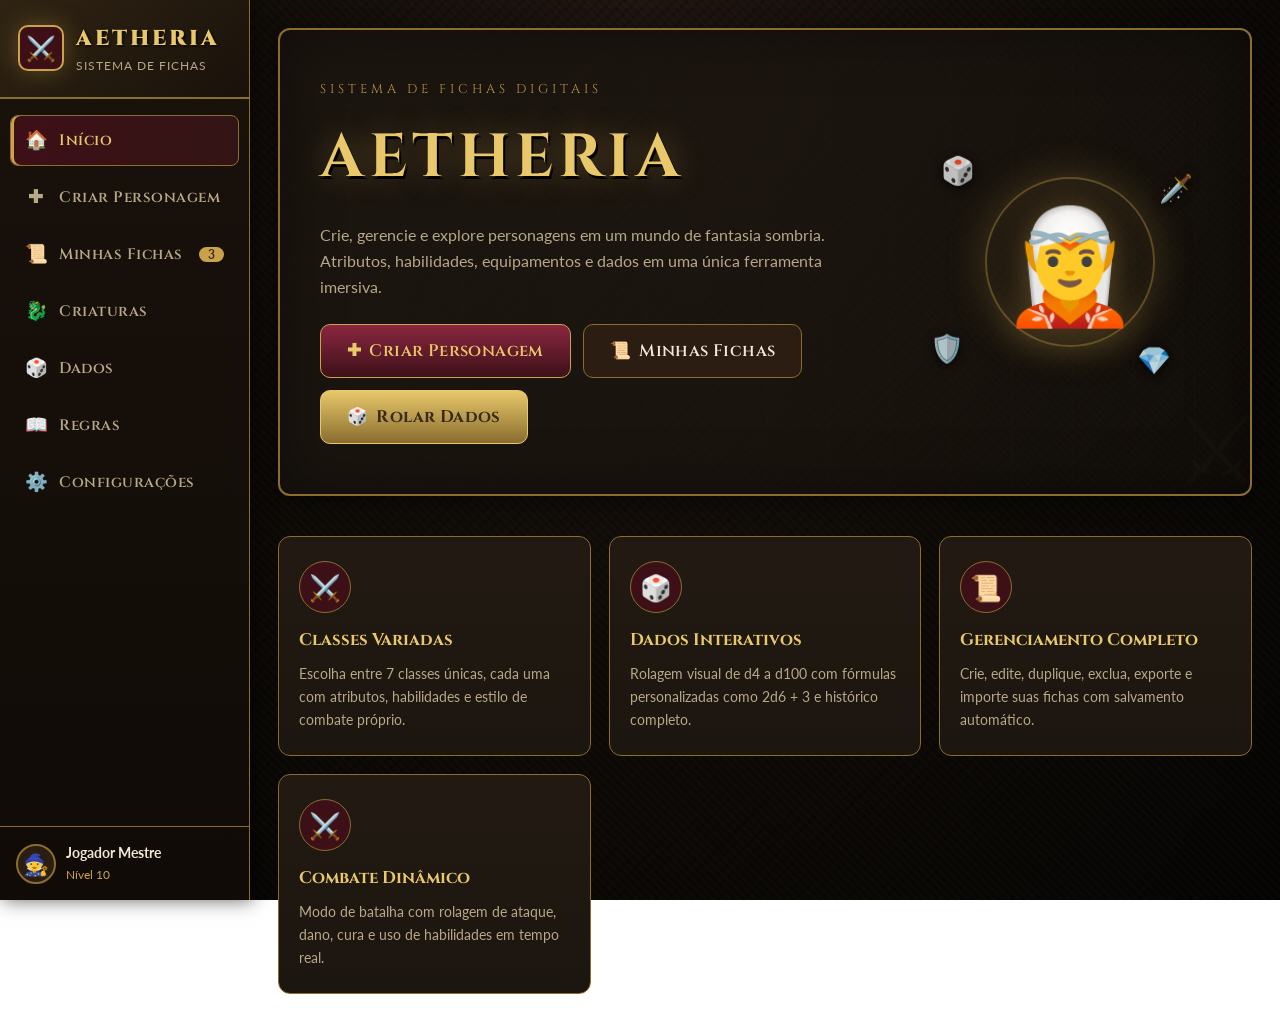
<file: index.html>
<!DOCTYPE html>
<html lang="pt-BR">
<head>
    <meta charset="UTF-8">
    <meta name="viewport" content="width=device-width, initial-scale=1.0">
    <title>Aetheria — Sistema de Fichas de RPG</title>
    <link rel="stylesheet" href="styles.css">
</head>
<body>
    <!-- Tela de carregamento -->
    <div id="loadingScreen">
        <div class="loader-dice">🎲</div>
        <div class="loader-text">AETHERIA</div>
        <div class="loader-bar"><div id="loaderFill"></div></div>
    </div>

    <!-- Layout principal -->
    <div id="app" class="hidden">
        <aside id="sidebar">
            <div class="brand">
                <div class="brand-icon">⚔️</div>
                <div>
                    <div class="brand-name">AETHERIA</div>
                    <div class="brand-sub">Sistema de Fichas</div>
                </div>
            </div>
            <nav class="nav">
                <button class="nav-item active" data-view="home">
                    <span class="nav-icon">🏠</span> Início
                </button>
                <button class="nav-item" data-view="create">
                    <span class="nav-icon">✚</span> Criar Personagem
                </button>
                <button class="nav-item" data-view="library">
                    <span class="nav-icon">📜</span> Minhas Fichas
                    <span id="charCountBadge" class="badge">0</span>
                </button>
                <button class="nav-item" data-view="creatures">
                    <span class="nav-icon">🐉</span> Criaturas
                </button>
                <button class="nav-item" data-view="dice">
                    <span class="nav-icon">🎲</span> Dados
                </button>
                <button class="nav-item" data-view="rules">
                    <span class="nav-icon">📖</span> Regras
                </button>
                <button class="nav-item" data-view="settings">
                    <span class="nav-icon">⚙️</span> Configurações
                </button>
            </nav>
            <div class="sidebar-footer">
                <div class="player-status">
                    <div class="avatar">🧙</div>
                    <div>
                        <div class="player-name">Jogador Mestre</div>
                        <div class="player-level">Nível 10</div>
                    </div>
                </div>
            </div>
        </aside>

        <main id="mainContent">
            <!-- VIEW: HOME -->
            <section id="view-home" class="view active">
                <div class="hero">
                    <div class="hero-content">
                        <div class="hero-eyebrow">SISTEMA DE FICHAS DIGITAIS</div>
                        <h1 class="hero-title">AETHERIA</h1>
                        <p class="hero-desc">Crie, gerencie e explore personagens em um mundo de fantasia sombria. Atributos, habilidades, equipamentos e dados em uma única ferramenta imersiva.</p>
                        <div class="hero-buttons">
                            <button class="btn btn-primary btn-lg" onclick="goTo('create')">
                                <span>✚</span> Criar Personagem
                            </button>
                            <button class="btn btn-secondary btn-lg" onclick="goTo('library')">
                                <span>📜</span> Minhas Fichas
                            </button>
                            <button class="btn btn-gold btn-lg" onclick="goTo('dice')">
                                <span>🎲</span> Rolar Dados
                            </button>
                        </div>
                    </div>
                    <div class="hero-art">
                        <div class="floating-dice d1">🎲</div>
                        <div class="floating-dice d2">🗡️</div>
                        <div class="floating-dice d3">🛡️</div>
                        <div class="floating-dice d4">💎</div>
                        <div class="character-figure">🧝</div>
                        <div class="glow-ring"></div>
                    </div>
                </div>

                <div class="features">
                    <div class="feature-card">
                        <div class="feature-icon">⚔️</div>
                        <h3>Classes Variadas</h3>
                        <p>Escolha entre 7 classes únicas, cada uma com atributos, habilidades e estilo de combate próprio.</p>
                    </div>
                    <div class="feature-card">
                        <div class="feature-icon">🎲</div>
                        <h3>Dados Interativos</h3>
                        <p>Rolagem visual de d4 a d100 com fórmulas personalizadas como 2d6 + 3 e histórico completo.</p>
                    </div>
                    <div class="feature-card">
                        <div class="feature-icon">📜</div>
                        <h3>Gerenciamento Completo</h3>
                        <p>Crie, edite, duplique, exclua, exporte e importe suas fichas com salvamento automático.</p>
                    </div>
                    <div class="feature-card">
                        <div class="feature-icon">⚔️</div>
                        <h3>Combate Dinâmico</h3>
                        <p>Modo de batalha com rolagem de ataque, dano, cura e uso de habilidades em tempo real.</p>
                    </div>
                </div>
            </section>

            <!-- VIEW: CREATE CHARACTER -->
            <section id="view-create" class="view">
                <div class="create-header">
                    <h2>📜 Criar Personagem</h2>
                    <p>Guie-se pelo processo de criação em etapas. Seus dados são salvos automaticamente.</p>
                </div>
                <div class="steps-indicator">
                    <div class="step active" data-step="1"><span>1</span> Informações</div>
                    <div class="step-separator"></div>
                    <div class="step" data-step="2"><span>2</span> Classe</div>
                    <div class="step-separator"></div>
                    <div class="step" data-step="3"><span>3</span> Atributos</div>
                    <div class="step-separator"></div>
                    <div class="step" data-step="4"><span>4</span> Habilidades</div>
                    <div class="step-separator"></div>
                    <div class="step" data-step="5"><span>5</span> Equipamentos</div>
                </div>
                <div class="create-container">
                    <!-- Etapa 1: Informações básicas -->
                    <div class="step-panel active" data-panel="1">
                        <div class="panel-title">Informações Básicas</div>
                        <div class="form-grid">
                            <div class="form-field"><label>Nome do Personagem</label><input type="text" id="fName" placeholder="Ex: Sir Aldric"><span class="field-error" id="errName"></span></div>
                            <div class="form-field"><label>Nome do Jogador</label><input type="text" id="fPlayer" placeholder="Ex: João"><span class="field-error" id="errPlayer"></span></div>
                            <div class="form-field"><label>Idade</label><input type="number" id="fAge" min="1" max="120" placeholder="Ex: 25"><span class="field-error" id="errAge"></span></div>
                            <div class="form-field"><label>Alinhamento</label>
                                <select id="fAlignment">
                                    <option>Neutro</option><option>Bom</option><option>Mau</option>
                                    <option>Neutro Bom</option><option>Neutro Mau</option><option>Caótico Bom</option><option>Leial Neutro</option>
                                </select>
                            </div>
                            <div class="form-field"><label>Nível</label>
                                <select id="fLevel">
                                    <option value="1" selected>1</option><option value="2">2</option><option value="3">3</option>
                                    <option value="4">4</option><option value="5">5</option><option value="6">6</option>
                                    <option value="7">7</option><option value="8">8</option><option value="9">9</option><option value="10">10</option>
                                </select>
                            </div>
                            <div class="form-field"><label>Experiência (XP)</label><input type="number" id="fXP" min="0" max="999999" value="0"><span class="field-error" id="errXP"></span></div>
                            <div class="form-field full"><label>História / Origem</label><textarea id="fOrigin" rows="4" placeholder="Conte a história do seu personagem..."></textarea></div>
                        </div>
                        <div class="form-actions"><button class="btn btn-primary" onclick="nextStep()">Continuar →</button></div>
                    </div>

                    <!-- Etapa 2: Classes -->
                    <div class="step-panel" data-panel="2">
                        <div class="panel-title">Escolha sua Classe</div>
                        <p class="panel-sub">Cada classe possui atributos recomendados, vida inicial e habilidades exclusivas.</p>
                        <div class="class-grid" id="classGrid"></div>
                        <div class="form-actions">
                            <button class="btn btn-secondary" onclick="prevStep()">← Voltar</button>
                            <button class="btn btn-primary" onclick="nextStep()">Continuar →</button>
                        </div>
                    </div>

                    <!-- Etapa 3: Atributos -->
                    <div class="step-panel" data-panel="3">
                        <div class="panel-title">Distribuição de Atributos</div>
                        <p class="panel-sub">Pontos restantes: <span id="pointsLeft" class="points-left">27</span></p>
                        <div class="attr-grid" id="attrGrid"></div>
                        <div class="form-actions">
                            <button class="btn btn-secondary" onclick="prevStep()">← Voltar</button>
                            <button class="btn btn-primary" onclick="nextStep()">Continuar →</button>
                        </div>
                    </div>

                    <!-- Etapa 4: Habilidades -->
                    <div class="step-panel" data-panel="4">
                        <div class="panel-title">Selecione Habilidades</div>
                        <p class="panel-sub">Escolha até 5 habilidades. As marcadas como "Classe" só aparecem para a classe selecionada.</p>
                        <div class="skills-categories" id="skillsCategories"></div>
                        <div class="form-actions">
                            <button class="btn btn-secondary" onclick="prevStep()">← Voltar</button>
                            <button class="btn btn-primary" onclick="nextStep()">Continuar →</button>
                        </div>
                    </div>

                    <!-- Etapa 5: Equipamentos -->
                    <div class="step-panel" data-panel="5">
                        <div class="panel-title">Equipamentos Iniciais</div>
                        <p class="panel-sub">Adicione itens ao inventário. Peso e valor são calculados automaticamente.</p>
                        <div class="equip-picker" id="equipPicker"></div>
                        <div class="form-actions">
                            <button class="btn btn-secondary" onclick="prevStep()">← Voltar</button>
                            <button class="btn btn-primary" onclick="nextStep()">Continuar →</button>
                        </div>
                    </div>

                    <!-- Etapa 6: Revisão -->
                    <div class="step-panel" data-panel="6">
                        <div class="panel-title">Revisão Final</div>
                        <div class="review-box" id="reviewBox"></div>
                        <div class="form-actions">
                            <button class="btn btn-secondary" onclick="prevStep()">← Voltar</button>
                            <button class="btn btn-gold" onclick="finishCharacterCreation()">✨ Finalizar Personagem</button>
                        </div>
                    </div>
                </div>
            </section>

            <!-- VIEW: LIBRARY -->
            <section id="view-library" class="view">
                <div class="library-header">
                    <h2>📜 Minhas Fichas</h2>
                    <button class="btn btn-gold" onclick="goTo('create')">✚ Criar Nova Ficha</button>
                </div>
                <div id="charCards" class="char-cards"></div>
            </section>

            <!-- VIEW: DICE -->
            <section id="view-dice" class="view">
                <div class="dice-header">
                    <h2>🎲 Dados Interativos</h2>
                    <p>Rolagem de dados com animação, histórico e fórmulas personalizadas.</p>
                </div>
                <div class="dice-grid" id="diceGrid"></div>
                <div class="custom-roll">
                    <div class="panel-title">Rolagem Personalizada</div>
                    <div class="custom-roll-input">
                        <input type="text" id="customRollInput" placeholder="Ex: 2d6 + 3" onkeypress="if(event.key==='Enter') rollCustom()">
                        <button class="btn btn-gold" onclick="rollCustom()">Rolar</button>
                    </div>
                    <div class="custom-hints">
                        <span>d4, d6, d8, d10, d12, d20, d100</span>
                        <span>Ex: 2d6 + 3</span>
                        <span>Ex: 3d8 - 1</span>
                    </div>
                </div>
                <div class="dice-history">
                    <div class="panel-title">Histórico de Rolagens</div>
                    <div id="diceHistory" class="dice-history-list"></div>
                </div>
            </section>

            <!-- VIEW: RULES -->
            <section id="view-rules" class="view">
                <div class="rules-header">
                    <h2>📖 Regras do Sistema</h2>
                </div>
                <div class="rules-content">
                    <div class="rule-block">
                        <h3>⚔️ Sistema de Combate</h3>
                        <p>Para ataques, role um d20 e some o bônus de ataque. Se o resultado for 20, é um acerto crítico (dobra o dano). Se for 1, é uma falha crítica.</p>
                    </div>
                    <div class="rule-block">
                        <h3>🛡️ Testes de Habilidade</h3>
                        <p>Role um d20 e some o modificador da habilidade. O CD (Classe de Dificuldade) varia conforme a ação, geralmente 10, 15 ou 20.</p>
                    </div>
                    <div class="rule-block">
                        <h3>🎲 Modificadores</h3>
                        <p>Modificador = (Atributo - 10) / 2, arredondado para baixo. Ex: Força 16 → +3, Destreza 14 → +2, Carisma 8 → -1.</p>
                    </div>
                    <div class="rule-block">
                        <h3>💀 Pontos de Vida</h3>
                        <p>Vida máxima depende da classe e do nível. Poções de cura restauram 1d4 + 2 de vida. Ao chegar a 0, o personagem cai inconsciente.</p>
                    </div>
                    <div class="rule-block">
                        <h3>✨ Crítico e Falha Crítica</h3>
                        <p>Rolagens naturais 20 são críticas (sucesso garantido em ataques e testes). Rolagens naturais 1 são falhas críticas (fracasso garantido).</p>
                    </div>
                </div>
            </section>

            <!-- VIEW: SETTINGS -->
            <section id="view-settings" class="view">
                <div class="settings-header">
                    <h2>⚙️ Configurações</h2>
                </div>
                <div class="settings-content">
                    <div class="setting-row">
                        <div>
                            <h3>🌐 Idioma</h3>
                            <p>Idioma da interface</p>
                        </div>
                        <select id="settingLang" class="select-setting">
                            <option value="pt">Português</option>
                            <option value="en">English</option>
                        </select>
                    </div>
                    <div class="setting-row">
                        <div>
                            <h3>🎨 Tema Visual</h3>
                            <p>Alternar entre tema escuro e claro</p>
                        </div>
                        <button class="btn btn-secondary" onclick="toggleTheme()">🌙 Tema Claro/Escuro</button>
                    </div>
                    <div class="setting-row">
                        <div>
                            <h3>🗑️ Gerenciar Dados</h3>
                            <p>Exportar todas as fichas ou limpar dados locais</p>
                        </div>
                        <div class="setting-actions">
                            <button class="btn btn-secondary" onclick="exportAllJSON()">⬇ Exportar JSON</button>
                            <button class="btn btn-danger" onclick="resetAllData()">🗑️ Limpar Tudo</button>
                        </div>
                    </div>
                </div>
            </section>

            <!-- VIEW: CREATURES -->
            <section id="view-creatures" class="view">
                <div class="create-header">
                    <h2>🐉 Criaturas &amp; Encontros</h2>
                    <p>Monte o combate: escolha as criaturas, defina a quantidade e selecione quais personagens participam do encontro.</p>
                </div>

                <div class="combat-panel">
                    <div class="combat-panel-header">
                        <div class="panel-title">⚔️ Combate Atual</div>
                        <button class="btn btn-danger btn-sm" onclick="resetCombat()">🗑️ Limpar Combate</button>
                    </div>
                    <div id="combatArea" class="combat-area"></div>
                    <div class="combat-history">
                        <div class="combat-history-title">📜 Histórico do Combate</div>
                        <div id="combatHistory" class="combat-history-list"></div>
                    </div>
                </div>

                <div class="player-select-panel">
                    <div class="panel-title">🧙 Personagens do Encontro</div>
                    <p class="panel-sub" style="margin-bottom:14px">Toque em um personagem para incluí-lo no combate. A vida exibida acompanha a ficha do personagem.</p>
                    <div id="playerPicker" class="player-picker"></div>
                </div>

                <div class="panel-title" style="margin-bottom:14px">🐾 Criaturas Disponíveis</div>
                <div id="creatureList" class="creature-list"></div>
            </section>

            <!-- VIEW: CHARACTER SHEET -->
            <section id="view-sheet" class="view">
                <div class="sheet-header">
                    <div>
                        <h2 id="sheetName">Personagem</h2>
                        <div class="sheet-class-line" id="sheetClassLine">Classe · Nível</div>
                    </div>
                    <div class="sheet-actions">
                        <button class="btn btn-secondary" onclick="editCharacter()">✏️ Editar</button>
                        <button class="btn btn-gold" onclick="exportCharacterJSON()">⬇ Exportar JSON</button>
                        <button class="btn btn-danger" onclick="deleteCharacter()">🗑️ Excluir</button>
                    </div>
                </div>
                <div class="sheet-grid">
                    <div class="sheet-left">
                        <div class="portrait-card">
                            <div class="portrait" id="sheetPortrait">🧙</div>
                            <div class="portrait-name" id="sheetPortraitName">Nome</div>
                            <div class="portrait-race" id="sheetPortraitRace">Raça</div>
                        </div>
                        <div class="bars-card">
                            <div class="bar-row"><span>PV</span><div class="bar"><div class="bar-fill hp" id="sheetHPFill"></div></div><span id="sheetHPText">0/0</span></div>
                            <div class="bar-row"><span>Mana</span><div class="bar"><div class="bar-fill mana" id="sheetManaFill"></div></div><span id="sheetManaText">0/0</span></div>
                            <div class="bar-row"><span>XP</span><div class="bar"><div class="bar-fill xp" id="sheetXPFill"></div></div><span id="sheetXPText">0 XP</span></div>
                        </div>
                        <div class="attr-card">
                            <div class="panel-title">Atributos</div>
                            <div class="sheet-attrs" id="sheetAttrs"></div>
                        </div>
                    </div>
                    <div class="sheet-right">
                        <div class="tabs">
                            <button class="tab active" data-tab="combat">⚔️ Combate</button>
                            <button class="tab" data-tab="skills">✨ Habilidades</button>
                            <button class="tab" data-tab="equip">🎒 Equipamentos</button>
                            <button class="tab" data-tab="info">📜 Informações</button>
                        </div>
                        <div class="tab-panel active" data-tabpanel="combat">
                            <div class="panel-title">Combate</div>
                            <div class="combat-actions">
                                <button class="btn btn-danger" onclick="takeDamage()">💔 Receber Dano</button>
                                <button class="btn btn-success" onclick="healCharacter()">💚 Curar</button>
                                <button class="btn btn-gold" onclick="rollAttack()">⚔️ Rolar Ataque</button>
                                <button class="btn btn-gold" onclick="rollDamage()">💥 Rolar Dano</button>
                            </div>
                            <div class="combat-log" id="combatLog"></div>
                        </div>
                        <div class="tab-panel" data-tabpanel="skills">
                            <div class="panel-title">Habilidades</div>
                            <div class="sheet-skills" id="sheetSkills"></div>
                        </div>
                        <div class="tab-panel" data-tabpanel="equip">
                            <div class="panel-title">Equipamentos</div>
                            <div class="sheet-equip" id="sheetEquip"></div>
                        </div>
                        <div class="tab-panel" data-tabpanel="info">
                            <div class="panel-title">Informações</div>
                            <div class="info-box" id="sheetInfo"></div>
                        </div>
                    </div>
                </div>
            </section>
        </main>
    </div>

    <!-- Modal de confirmação -->
    <div id="confirmModal" class="modal">
        <div class="modal-card">
            <div class="modal-icon">⚠️</div>
            <h3 id="confirmTitle">Tem certeza?</h3>
            <p id="confirmMsg"></p>
            <div class="modal-actions">
                <button class="btn btn-secondary" onclick="closeConfirm()">Cancelar</button>
                <button class="btn btn-danger" id="confirmAction">Excluir</button>
            </div>
        </div>
    </div>

    <!-- Modal de edição de atributos -->
    <div id="editModal" class="modal">
        <div class="modal-card">
            <h3>Editar Valor</h3>
            <input type="number" id="editValueInput" class="modal-input">
            <div class="modal-actions">
                <button class="btn btn-secondary" onclick="closeEditModal()">Cancelar</button>
                <button class="btn btn-primary" onclick="saveEditValue()">Salvar</button>
            </div>
        </div>
    </div>

    <!-- Modal de detalhes da criatura -->
    <div id="creatureModal" class="modal">
        <div class="modal-card creature-modal">
            <div id="creatureDetail" class="creature-detail"></div>
        </div>
    </div>

    <!-- Modal de ações do combatente -->
    <div id="actionModal" class="modal">
        <div class="modal-card action-modal">
            <div id="actionPanel"></div>
        </div>
    </div>

    <!-- Modal de seleção de alvo -->
    <div id="targetModal" class="modal">
        <div class="modal-card target-modal">
            <h3 id="targetTitle">Escolha um alvo</h3>
            <div id="targetList" class="target-list"></div>
            <div class="modal-actions">
                <button class="btn btn-secondary" onclick="closeTargetModal()">Cancelar</button>
            </div>
        </div>
    </div>

    <script src="app.js"></script>
</body>
</html>
</file>
<file: styles.css>
/* =========================================================
   AETHERIA — Sistema de Fichas de RPG
   Estética medieval/fantasia: pergaminho, madeira, pedra
   ========================================================= */

/* ---------- FONTES ---------- */
@import url('https://fonts.googleapis.com/css2?family=MedievalSharp&family=Cinzel:wght@400;700;900&family=Crimson+Text:wght@400;600&family=Lato:wght@300;400;700&display=swap');

:root {
    --bg-deep: #0d0a06;
    --bg-dark: #14100a;
    --bg-panel: #1c1610;
    --bg-card: #221a12;
    --wood: #2b1d12;
    --wood-dark: #1a120b;
    --parchment: #f0e0b8;
    --parchment-dark: #d8c491;
    --bege: #e8d5a8;
    --gold: #c9a24b;
    --gold-bright: #e8c86a;
    --gold-dim: #8a6d2f;
    --wine: #5c1a24;
    --wine-dark: #3d1017;
    --wine-bright: #8a2740;
    --stone: #6b6258;
    --text-light: #f2e8d5;
    --text-muted: #b8a888;
    --text-dark: #3a2a1a;
    --red: #c0392b;
    --green: #2e9c5a;
    --blue: #3a6fb3;
    --purple: #8e5bb3;
    --shadow: 0 4px 20px rgba(0, 0, 0, 0.55);
    --shadow-gold: 0 0 24px rgba(201, 162, 75, 0.35);
    --radius: 12px;
}

/* ---------- RESET ---------- */
* { margin: 0; padding: 0; box-sizing: border-box; }

html { scroll-behavior: smooth; }

body {
    font-family: 'Lato', 'Segoe UI', Tahoma, sans-serif;
    background:
        radial-gradient(ellipse at 50% 0%, #1e1410 0%, #0d0a06 55%, #060403 100%);
    background-attachment: fixed;
    color: var(--text-light);
    min-height: 100vh;
    line-height: 1.6;
}

/* Pano de fundo texturizado sutil */
body::before {
    content: "";
    position: fixed;
    inset: 0;
    background-image:
        repeating-linear-gradient(45deg, rgba(255, 255, 255, 0.015) 0 2px, transparent 2px 6px),
        repeating-linear-gradient(-45deg, rgba(0, 0, 0, 0.12) 0 3px, transparent 3px 9px);
    pointer-events: none;
    z-index: 0;
}

h1, h2, h3, .brand-name, .hero-title, .panel-title, .nav-item, .btn, .rule-block h3 {
    font-family: 'Cinzel', 'MedievalSharp', Georgia, serif;
}

button { cursor: pointer; }

.hidden { display: none !important; }

/* ---------- TELA DE CARREGAMENTO ---------- */
#loadingScreen {
    position: fixed;
    inset: 0;
    z-index: 9999;
    background: radial-gradient(ellipse at center, #1a130a 0%, #060403 100%);
    display: flex;
    flex-direction: column;
    align-items: center;
    justify-content: center;
    gap: 14px;
    transition: opacity 0.6s ease, visibility 0.6s;
}
#loadingScreen.fade-out { opacity: 0; visibility: hidden; }
.loader-dice { font-size: 3.2rem; animation: loadBounce 1s ease-in-out infinite; }
@keyframes loadBounce {
    0%, 100% { transform: translateY(0) rotate(0deg); }
    50% { transform: translateY(-16px) rotate(180deg); }
}
.loader-text { font-family: 'Cinzel', serif; color: var(--gold); letter-spacing: 6px; font-size: 1.6rem; text-shadow: 0 0 18px rgba(201, 162, 75, 0.6); }
.loader-bar { width: 220px; height: 6px; background: var(--wood-dark); border-radius: 6px; overflow: hidden; border: 1px solid var(--gold-dim); }
#loaderFill { height: 100%; width: 0%; background: linear-gradient(90deg, var(--gold-dim), var(--gold-bright)); transition: width 0.3s; }

/* ---------- LAYOUT ---------- */
#app {
    position: relative;
    z-index: 1;
    display: flex;
    min-height: 100vh;
}

/* ---------- SIDEBAR ---------- */
#sidebar {
    width: 250px;
    background: linear-gradient(180deg, var(--wood-dark) 0%, #100b07 100%);
    border-right: 1px solid var(--gold-dim);
    position: fixed;
    inset: 0 auto 0 0;
    z-index: 50;
    display: flex;
    flex-direction: column;
    box-shadow: 3px 0 18px rgba(0, 0, 0, 0.6);
}
.brand {
    display: flex;
    align-items: center;
    gap: 12px;
    padding: 22px 18px;
    border-bottom: 2px solid var(--gold-dim);
    background: linear-gradient(135deg, rgba(201, 162, 75, 0.12), transparent);
}
.brand-icon {
    width: 46px; height: 46px;
    display: flex; align-items: center; justify-content: center;
    font-size: 1.5rem;
    background: var(--wine-dark);
    border: 2px solid var(--gold);
    border-radius: 10px;
    box-shadow: var(--shadow-gold);
}
.brand-name { color: var(--gold-bright); font-size: 1.35rem; font-weight: 900; letter-spacing: 3px; text-shadow: 1px 1px 3px #000; }
.brand-sub { color: var(--text-muted); font-size: 0.72rem; letter-spacing: 1px; text-transform: uppercase; }

.nav { padding: 16px 10px; flex: 1; display: flex; flex-direction: column; gap: 6px; }
.nav-item {
    position: relative;
    display: flex;
    align-items: center;
    gap: 12px;
    padding: 12px 14px;
    background: transparent;
    border: 1px solid transparent;
    border-radius: 8px;
    color: var(--text-muted);
    font-size: 0.95rem;
    font-weight: 600;
    letter-spacing: 0.5px;
    transition: all 0.25s ease;
    text-align: left;
}
.nav-item:hover { background: rgba(201, 162, 75, 0.08); color: var(--text-light); border-color: rgba(201, 162, 75, 0.25); transform: translateX(4px); }
.nav-item.active {
    background: linear-gradient(90deg, var(--wine-dark), rgba(92, 26, 36, 0.4));
    color: var(--gold-bright);
    border-color: var(--gold-dim);
    box-shadow: inset 3px 0 0 var(--gold);
}
.nav-icon { font-size: 1.15rem; width: 22px; text-align: center; }
.badge {
    margin-left: auto;
    background: var(--gold);
    color: var(--text-dark);
    font-size: 0.72rem;
    font-weight: 700;
    border-radius: 20px;
    padding: 1px 9px;
    font-family: 'Lato', sans-serif;
}
.sidebar-footer { padding: 16px; border-top: 1px solid var(--gold-dim); }
.player-status { display: flex; align-items: center; gap: 10px; }
.avatar {
    width: 40px; height: 40px;
    display: flex; align-items: center; justify-content: center;
    font-size: 1.3rem;
    background: var(--wood);
    border: 2px solid var(--gold-dim);
    border-radius: 50%;
}
.player-name { color: var(--text-light); font-size: 0.85rem; font-weight: 700; }
.player-level { color: var(--gold); font-size: 0.75rem; }

/* ---------- MAIN ---------- */
#mainContent {
    margin-left: 250px;
    flex: 1;
    padding: 28px;
    min-height: 100vh;
}
.view { display: none; animation: viewFade 0.4s ease; }
.view.active { display: block; }
@keyframes viewFade {
    from { opacity: 0; transform: translateY(10px); }
    to { opacity: 1; transform: translateY(0); }
}

/* ---------- BOTÕES ---------- */
.btn {
    display: inline-flex;
    align-items: center;
    justify-content: center;
    gap: 8px;
    padding: 11px 18px;
    border-radius: 8px;
    border: 1px solid var(--gold-dim);
    font-size: 0.95rem;
    font-weight: 600;
    letter-spacing: 0.4px;
    color: var(--text-light);
    background: var(--wood);
    transition: all 0.25s ease;
    position: relative;
    overflow: hidden;
}
.btn::after {
    content: "";
    position: absolute;
    inset: 0;
    background: linear-gradient(120deg, transparent 30%, rgba(255, 255, 255, 0.14) 50%, transparent 70%);
    transform: translateX(-120%);
    transition: transform 0.4s ease;
}
.btn:hover::after { transform: translateX(120%); }
.btn:active { transform: translateY(1px) scale(0.98); }
.btn-lg { padding: 15px 26px; font-size: 1.05rem; border-radius: 10px; }
.btn-primary { background: linear-gradient(180deg, var(--wine-bright), var(--wine-dark)); border-color: var(--gold); color: var(--gold-bright); }
.btn-primary:hover { box-shadow: 0 0 16px rgba(138, 39, 64, 0.5); border-color: var(--gold-bright); }
.btn-secondary { background: var(--wood); border-color: var(--gold-dim); }
.btn-secondary:hover { background: var(--wood-dark); border-color: var(--gold); }
.btn-gold { background: linear-gradient(180deg, var(--gold-bright), var(--gold-dim)); border-color: var(--gold-bright); color: var(--text-dark); font-weight: 700; }
.btn-gold:hover { box-shadow: var(--shadow-gold); }
.btn-danger { background: linear-gradient(180deg, #7a2323, #4a1212); border-color: #a04040; color: #f0c8c0; }
.btn-danger:hover { box-shadow: 0 0 16px rgba(192, 57, 43, 0.5); }
.btn-success { background: linear-gradient(180deg, #2a7a4a, #155a30); border-color: #3aa066; color: #d0f0dc; }
.btn-success:hover { box-shadow: 0 0 16px rgba(46, 156, 90, 0.5); }

/* ---------- HERO / INÍCIO ---------- */
.hero {
    position: relative;
    display: flex;
    flex-wrap: wrap;
    align-items: center;
    gap: 30px;
    padding: 50px 40px;
    margin-bottom: 40px;
    background:
        linear-gradient(120deg, rgba(28, 22, 16, 0.95) 0%, rgba(28, 22, 16, 0.75) 55%, rgba(28, 22, 16, 0.4) 100%),
        repeating-linear-gradient(90deg, transparent 0 60px, rgba(201, 162, 75, 0.03) 60px 61px);
    border: 2px solid var(--gold-dim);
    border-radius: var(--radius);
    box-shadow: var(--shadow), inset 0 0 60px rgba(0, 0, 0, 0.4);
    overflow: hidden;
    min-height: 380px;
}
.hero::before {
    content: "⚔";
    position: absolute;
    right: -10px; bottom: -30px;
    font-size: 6rem;
    color: rgba(201, 162, 75, 0.06);
    opacity: 0.5;
}
.hero-content { flex: 1; min-width: 280px; z-index: 2; }
.hero-eyebrow {
    font-family: 'Cinzel', serif;
    color: var(--gold);
    letter-spacing: 4px;
    font-size: 0.8rem;
    margin-bottom: 10px;
    text-transform: uppercase;
    opacity: 0.9;
}
.hero-title {
    font-size: clamp(2.4rem, 5vw, 3.8rem);
    color: var(--gold-bright);
    text-shadow: 2px 3px 0 #000, 0 0 30px rgba(201, 162, 75, 0.4);
    letter-spacing: 5px;
    margin-bottom: 14px;
}
.hero-desc { color: var(--text-muted); max-width: 520px; font-size: 1.02rem; margin-bottom: 24px; }
.hero-buttons { display: flex; flex-wrap: wrap; gap: 12px; }

.hero-art { position: relative; width: 280px; height: 300px; display: flex; align-items: center; justify-content: center; z-index: 2; }
.character-figure {
    font-size: 7rem;
    filter: drop-shadow(0 0 20px rgba(201, 162, 75, 0.45));
    position: relative;
    z-index: 3;
    animation: floatChar 4s ease-in-out infinite;
}
@keyframes floatChar {
    0%, 100% { transform: translateY(0); }
    50% { transform: translateY(-12px); }
}
.glow-ring {
    position: absolute;
    width: 170px; height: 170px;
    border: 2px solid rgba(201, 162, 75, 0.4);
    border-radius: 50%;
    box-shadow: 0 0 40px rgba(201, 162, 75, 0.25), inset 0 0 30px rgba(201, 162, 75, 0.15);
    animation: ringPulse 3s ease-in-out infinite;
}
@keyframes ringPulse {
    0%, 100% { transform: scale(1); opacity: 0.7; }
    50% { transform: scale(1.12); opacity: 1; }
}
.floating-dice {
    position: absolute;
    font-size: 1.7rem;
    opacity: 0.85;
    filter: drop-shadow(0 2px 6px #000);
    animation: floatDice 3.5s ease-in-out infinite;
}
.floating-dice.d1 { top: 12%; left: 4%; animation-delay: 0s; }
.floating-dice.d2 { top: 18%; right: 6%; animation-delay: 0.8s; }
.floating-dice.d3 { bottom: 14%; left: 0%; animation-delay: 1.6s; }
.floating-dice.d4 { bottom: 10%; right: 14%; animation-delay: 2.4s; }
@keyframes floatDice {
    0%, 100% { transform: translateY(0) rotate(0deg); }
    50% { transform: translateY(-14px) rotate(20deg); }
}

/* FEATURES */
.features {
    display: grid;
    grid-template-columns: repeat(auto-fit, minmax(240px, 1fr));
    gap: 18px;
}
.feature-card {
    background: linear-gradient(180deg, var(--bg-card), var(--bg-panel));
    border: 1px solid var(--gold-dim);
    border-radius: var(--radius);
    padding: 24px 20px;
    transition: all 0.3s ease;
    position: relative;
    overflow: hidden;
}
.feature-card::before {
    content: "";
    position: absolute;
    top: 0; left: 0; right: 0;
    height: 3px;
    background: linear-gradient(90deg, var(--gold-dim), var(--gold-bright), var(--gold-dim));
    opacity: 0;
    transition: opacity 0.3s;
}
.feature-card:hover { transform: translateY(-6px); border-color: var(--gold); box-shadow: var(--shadow-gold); }
.feature-card:hover::before { opacity: 1; }
.feature-icon {
    width: 52px; height: 52px;
    display: flex; align-items: center; justify-content: center;
    font-size: 1.6rem;
    background: var(--wine-dark);
    border: 1px solid var(--gold-dim);
    border-radius: 50%;
    margin-bottom: 14px;
}
.feature-card h3 { color: var(--gold-bright); font-size: 1.05rem; margin-bottom: 8px; }
.feature-card p { color: var(--text-muted); font-size: 0.9rem; }

/* ---------- CABEÇALHOS DE SEÇÃO ---------- */
.view > h2, .create-header h2, .library-header h2, .dice-header h2, .rules-header h2, .settings-header h2, .sheet-header h2 {
    color: var(--gold-bright);
    font-size: 1.7rem;
    margin-bottom: 6px;
    text-shadow: 1px 1px 3px #000;
}
.view > .create-header, .view > .library-header, .view > .dice-header, .view > .rules-header, .view > .settings-header {
    margin-bottom: 24px;
}
.create-header p, .dice-header p, .library-header p { color: var(--text-muted); margin-bottom: 6px; }

/* ---------- CRIAR PERSONAGEM ---------- */
.create-header { margin-bottom: 24px; padding: 20px; background: linear-gradient(135deg, var(--bg-card), var(--bg-panel)); border: 1px solid var(--gold-dim); border-radius: var(--radius); }
.create-header h2 { color: var(--gold-bright); margin-bottom: 6px; }
.create-header p { color: var(--text-muted); }

.steps-indicator { display: flex; align-items: center; gap: 8px; margin-bottom: 24px; flex-wrap: wrap; }
.step {
    display: flex; align-items: center; gap: 8px;
    font-family: 'Cinzel', serif;
    color: var(--text-muted);
    font-size: 0.85rem;
    padding: 6px 12px;
    border-radius: 20px;
    border: 1px solid var(--gold-dim);
    background: var(--bg-panel);
    transition: all 0.3s ease;
    cursor: pointer;
}
.step span {
    width: 22px; height: 22px;
    display: flex; align-items: center; justify-content: center;
    background: var(--wood);
    border-radius: 50%;
    font-size: 0.72rem;
    border: 1px solid var(--gold-dim);
    font-family: 'Lato', sans-serif;
}
.step.active { color: var(--gold-bright); border-color: var(--gold); box-shadow: var(--shadow-gold); }
.step.active span { background: var(--gold); color: var(--text-dark); border-color: var(--gold-bright); }
.step.complete { color: var(--green); border-color: var(--green); }
.step.complete span { background: var(--green); color: #fff; border-color: var(--green); }
.step-separator { flex: 0 0 18px; height: 2px; background: var(--gold-dim); border-radius: 2px; }

.create-container { max-width: 940px; }
.step-panel { display: none; }
.step-panel.active { display: block; animation: panelIn 0.4s ease; }
@keyframes panelIn {
    from { opacity: 0; transform: translateX(16px); }
    to { opacity: 1; transform: translateX(0); }
}
.panel-title {
    font-family: 'Cinzel', serif;
    color: var(--gold-bright);
    font-size: 1.25rem;
    letter-spacing: 1px;
    margin-bottom: 8px;
    padding-left: 14px;
    border-left: 4px solid var(--gold);
}
.panel-sub { color: var(--text-muted); margin-bottom: 20px; font-size: 0.9rem; }

/* Formulário */
.form-grid { display: grid; grid-template-columns: repeat(auto-fit, minmax(220px, 1fr)); gap: 16px; }
.form-field { display: flex; flex-direction: column; gap: 6px; }
.form-field.full { grid-column: 1 / -1; }
.form-field label { font-family: 'Cinzel', serif; color: var(--gold); font-size: 0.82rem; letter-spacing: 0.5px; }
.form-field input, .form-field select, .form-field textarea, .modal-input {
    background: var(--bg-deep);
    border: 1px solid var(--gold-dim);
    border-radius: 8px;
    padding: 11px 13px;
    color: var(--text-light);
    font-family: 'Lato', sans-serif;
    font-size: 0.95rem;
    transition: all 0.25s ease;
    outline: none;
}
.form-field input:focus, .form-field select:focus, .form-field textarea:focus, .modal-input:focus {
    border-color: var(--gold-bright);
    box-shadow: 0 0 0 3px rgba(201, 162, 75, 0.15), var(--shadow-gold);
}
.form-field textarea { resize: vertical; min-height: 90px; }
.form-field input.error, .form-field select.error { border-color: var(--red); }
.field-error { color: var(--red); font-size: 0.78rem; min-height: 14px; }
.form-actions { display: flex; gap: 12px; justify-content: flex-end; margin-top: 24px; flex-wrap: wrap; }

/* Classes */
.class-grid { display: grid; grid-template-columns: repeat(auto-fill, minmax(200px, 1fr)); gap: 14px; }
.class-card {
    background: linear-gradient(180deg, var(--bg-card), var(--bg-panel));
    border: 2px solid var(--gold-dim);
    border-radius: var(--radius);
    padding: 18px;
    text-align: center;
    cursor: pointer;
    transition: all 0.25s ease;
    position: relative;
    overflow: hidden;
}
.class-card::after {
    content: "✦";
    position: absolute;
    top: 8px; right: 12px;
    opacity: 0;
    color: var(--gold-bright);
    transition: opacity 0.25s;
    font-size: 1.1rem;
}
.class-card:hover { transform: translateY(-5px); border-color: var(--gold); box-shadow: var(--shadow-gold); }
.class-card.selected { border-color: var(--gold-bright); box-shadow: 0 0 20px rgba(201, 162, 75, 0.35), inset 0 0 20px rgba(201, 162, 75, 0.08); }
.class-card.selected::after { opacity: 1; }
.class-icon { font-size: 2.6rem; margin-bottom: 10px; filter: drop-shadow(0 2px 6px #000); }
.class-name { font-family: 'Cinzel', serif; color: var(--gold-bright); font-size: 1.1rem; margin-bottom: 6px; }
.class-desc { color: var(--text-muted); font-size: 0.82rem; margin-bottom: 10px; }
.class-meta { font-size: 0.78rem; color: var(--gold); display: flex; justify-content: center; gap: 10px; flex-wrap: wrap; }
.class-tag { background: var(--wine-dark); border: 1px solid var(--gold-dim); padding: 2px 8px; border-radius: 12px; }

/* Atributos */
.attr-grid { display: grid; grid-template-columns: repeat(auto-fit, minmax(150px, 1fr)); gap: 14px; }
.attr-row {
    background: linear-gradient(180deg, var(--bg-card), var(--bg-panel));
    border: 1px solid var(--gold-dim);
    border-radius: var(--radius);
    padding: 16px 12px;
    text-align: center;
    transition: all 0.25s ease;
}
.attr-row:hover { transform: translateY(-3px); border-color: var(--gold); box-shadow: var(--shadow-gold); }
.attr-name { font-family: 'Cinzel', serif; color: var(--gold); font-size: 0.85rem; text-transform: uppercase; letter-spacing: 1px; margin-bottom: 8px; }
.attr-value { display: flex; align-items: center; justify-content: center; gap: 10px; margin-bottom: 6px; }
.attr-num { font-size: 1.9rem; color: var(--text-light); font-weight: 700; min-width: 44px; }
.attr-btn {
    width: 30px; height: 30px;
    border-radius: 50%;
    background: var(--wine-dark);
    border: 1px solid var(--gold);
    color: var(--gold-bright);
    font-size: 1.1rem;
    display: flex; align-items: center; justify-content: center;
    transition: all 0.2s;
    font-family: 'Lato', sans-serif;
}
.attr-btn:hover { background: var(--gold); color: var(--text-dark); transform: scale(1.1); }
.attr-btn:disabled { opacity: 0.3; cursor: not-allowed; transform: none; }
.attr-mod { color: var(--gold-bright); font-size: 0.9rem; font-weight: 700; }
.attr-mod.neg { color: var(--red); }
.points-left { color: var(--gold-bright); font-size: 1.1rem; font-weight: 700; }

/* Habilidades */
.skills-categories { display: flex; flex-direction: column; gap: 20px; }
.skill-cat-title { font-family: 'Cinzel', serif; color: var(--gold-bright); font-size: 1rem; margin-bottom: 10px; display: flex; align-items: center; gap: 8px; }
.skill-cards { display: grid; grid-template-columns: repeat(auto-fill, minmax(220px, 1fr)); gap: 12px; }
.skill-card {
    background: linear-gradient(180deg, var(--bg-card), var(--bg-panel));
    border: 1px solid var(--gold-dim);
    border-radius: 10px;
    padding: 14px;
    cursor: pointer;
    transition: all 0.25s ease;
    position: relative;
    display: flex;
    flex-direction: column;
    gap: 6px;
}
.skill-card:hover { transform: translateY(-3px); border-color: var(--gold); }
.skill-card.selected { border-color: var(--gold-bright); box-shadow: 0 0 16px rgba(201, 162, 75, 0.35); background: linear-gradient(180deg, #2a1e14, #221a12); }
.skill-card.selected::before {
    content: "✦";
    position: absolute; top: 8px; right: 10px;
    color: var(--gold-bright);
}
.skill-card.locked { opacity: 0.45; cursor: not-allowed; filter: grayscale(0.6); }
.skill-top { display: flex; justify-content: space-between; align-items: center; gap: 8px; }
.skill-emoji { font-size: 1.6rem; }
.skill-name { font-family: 'Cinzel', serif; color: var(--text-light); font-size: 0.95rem; }
.skill-meta { display: flex; flex-wrap: wrap; gap: 6px; }
.skill-tag { font-size: 0.68rem; padding: 2px 8px; border-radius: 12px; font-weight: 600; }
.skill-tag.cost { background: var(--blue); color: #dce8fb; }
.skill-tag.cooldown { background: var(--stone); color: #1a1510; }
.skill-tag.damage { background: var(--red); color: #ffe0dc; }
.skill-tag.classskill { background: var(--purple); color: #f0e0fb; }
.skill-desc { color: var(--text-muted); font-size: 0.8rem; }
.skill-pick-count { color: var(--gold); font-size: 0.85rem; }

/* Equipamentos */
.equip-picker { display: flex; flex-direction: column; gap: 16px; }
.equip-cat-title { font-family: 'Cinzel', serif; color: var(--gold-bright); margin-bottom: 10px; font-size: 1rem; }
.equip-items { display: grid; grid-template-columns: repeat(auto-fill, minmax(200px, 1fr)); gap: 12px; }
.item-picker {
    background: var(--bg-card);
    border: 1px solid var(--gold-dim);
    border-radius: 10px;
    padding: 12px;
    display: flex;
    align-items: center;
    gap: 10px;
    cursor: pointer;
    transition: all 0.2s;
}
.item-picker:hover { border-color: var(--gold); transform: translateY(-2px); }
.item-picker.selected { border-color: var(--gold-bright); background: linear-gradient(180deg, #2a1e14, #221a12); box-shadow: 0 0 14px rgba(201, 162, 75, 0.3); }
.item-picker .item-emoji { font-size: 1.5rem; }
.item-picker .item-info { flex: 1; }
.item-picker .item-name { color: var(--text-light); font-size: 0.9rem; font-weight: 600; }
.item-picker .item-detail { color: var(--text-muted); font-size: 0.75rem; }

/* Revisão */
.review-box {
    background: var(--bg-card);
    border: 1px solid var(--gold-dim);
    border-radius: var(--radius);
    padding: 24px;
    display: grid;
    grid-template-columns: repeat(auto-fit, minmax(200px, 1fr));
    gap: 20px;
}
.review-section h4 { font-family: 'Cinzel', serif; color: var(--gold-bright); margin-bottom: 8px; font-size: 0.95rem; }
.review-section ul { list-style: none; }
.review-section li { color: var(--text-muted); font-size: 0.85rem; padding: 3px 0; padding-left: 14px; position: relative; }
.review-section li::before { content: "✦"; position: absolute; left: 0; color: var(--gold); font-size: 0.7rem; top: 5px; }

/* ---------- MINHAS FICHAS ---------- */
.library-header { display: flex; align-items: center; justify-content: space-between; flex-wrap: wrap; gap: 12px; margin-bottom: 24px; }
.char-cards { display: grid; grid-template-columns: repeat(auto-fill, minmax(250px, 1fr)); gap: 16px; }
.char-card {
    background: linear-gradient(180deg, var(--bg-card), var(--bg-panel));
    border: 2px solid var(--gold-dim);
    border-radius: var(--radius);
    overflow: hidden;
    transition: all 0.3s ease;
    position: relative;
}
.char-card:hover { transform: translateY(-6px); border-color: var(--gold); box-shadow: var(--shadow-gold); }
.char-card-top {
    background: linear-gradient(135deg, rgba(92, 26, 36, 0.9), rgba(28, 22, 16, 0.9));
    padding: 16px;
    display: flex;
    align-items: center;
    gap: 12px;
    border-bottom: 1px solid var(--gold-dim);
}
.char-avatar {
    width: 52px; height: 52px;
    font-size: 1.8rem;
    display: flex; align-items: center; justify-content: center;
    background: var(--wine-dark);
    border: 2px solid var(--gold);
    border-radius: 12px;
}
.char-card-name { font-family: 'Cinzel', serif; color: var(--gold-bright); font-size: 1.05rem; }
.char-card-class { color: var(--text-muted); font-size: 0.8rem; }
.char-card-body { padding: 14px 16px; font-size: 0.82rem; color: var(--text-muted); }
.char-stat-line { display: flex; justify-content: space-between; padding: 3px 0; }
.char-stat-line b { color: var(--text-light); }
.char-card-actions { display: flex; gap: 8px; padding: 0 16px 16px; }
.char-card-actions .btn { flex: 1; padding: 8px 10px; font-size: 0.8rem; }
.empty-state {
    text-align: center;
    padding: 60px 20px;
    color: var(--text-muted);
    border: 2px dashed var(--gold-dim);
    border-radius: var(--radius);
    background: rgba(28, 22, 16, 0.4);
}
.empty-state .empty-icon { font-size: 3rem; margin-bottom: 12px; }

/* ---------- DADOS ---------- */
.dice-grid { display: grid; grid-template-columns: repeat(auto-fill, minmax(110px, 1fr)); gap: 14px; margin-bottom: 26px; }
.dice-btn {
    aspect-ratio: 1;
    border-radius: 14px;
    border: 2px solid var(--gold-dim);
    background: linear-gradient(145deg, var(--wine-dark), var(--wood-dark));
    color: var(--gold-bright);
    font-family: 'Cinzel', serif;
    font-size: 1.4rem;
    display: flex;
    flex-direction: column;
    align-items: center;
    justify-content: center;
    gap: 6px;
    transition: all 0.25s ease;
    position: relative;
    box-shadow: var(--shadow);
}
.dice-btn .die-sides { font-size: 0.75rem; color: var(--text-muted); font-family: 'Lato', sans-serif; }
.dice-btn:hover { transform: translateY(-6px) rotate(-2deg); border-color: var(--gold-bright); box-shadow: var(--shadow-gold); }
.dice-btn:active { transform: scale(0.94); }
.dice-btn.rolling { animation: rollShake 0.6s ease; }
@keyframes rollShake {
    0% { transform: rotate(0) translateY(0); }
    20% { transform: rotate(20deg) translateY(-8px); }
    40% { transform: rotate(-20deg) translateY(-12px); }
    60% { transform: rotate(15deg) translateY(-6px); }
    80% { transform: rotate(-10deg) translateY(-2px); }
    100% { transform: rotate(0) translateY(0); }
}
.custom-roll {
    background: linear-gradient(180deg, var(--bg-card), var(--bg-panel));
    border: 1px solid var(--gold-dim);
    border-radius: var(--radius);
    padding: 20px;
    margin-bottom: 26px;
}
.custom-roll-input { display: flex; gap: 10px; margin-top: 12px; }
.custom-roll-input input { flex: 1; background: var(--bg-deep); border: 1px solid var(--gold-dim); border-radius: 8px; padding: 12px; color: var(--text-light); font-size: 1rem; outline: none; transition: all 0.25s; }
.custom-roll-input input:focus { border-color: var(--gold-bright); box-shadow: var(--shadow-gold); }
.custom-hints { display: flex; flex-wrap: wrap; gap: 16px; margin-top: 10px; color: var(--text-muted); font-size: 0.78rem; }
.dice-history { background: linear-gradient(180deg, var(--bg-card), var(--bg-panel)); border: 1px solid var(--gold-dim); border-radius: var(--radius); padding: 20px; }
.dice-history-list { max-height: 360px; overflow-y: auto; margin-top: 12px; }
.dice-history-entry {
    display: flex;
    align-items: center;
    justify-content: space-between;
    gap: 12px;
    padding: 10px 12px;
    border-bottom: 1px solid rgba(201, 162, 75, 0.15);
    animation: historyIn 0.3s ease;
}
@keyframes historyIn { from { opacity: 0; transform: translateY(-6px); } to { opacity: 1; transform: 0; } }
.history-formula { color: var(--gold); font-family: monospace; font-size: 0.85rem; }
.history-result { font-size: 1.15rem; color: var(--text-light); font-weight: 700; }
.history-result.crit { color: var(--gold-bright); text-shadow: 0 0 12px rgba(201, 162, 75, 0.7); }
.history-time { color: var(--text-muted); font-size: 0.72rem; white-space: nowrap; }

/* Big roll display */
.roll-banner {
    position: fixed;
    top: 50%; left: 50%;
    transform: translate(-50%, -50%) scale(0.4);
    background: radial-gradient(circle, var(--wine-dark), var(--bg-deep));
    border: 3px solid var(--gold);
    border-radius: 20px;
    padding: 36px 60px;
    text-align: center;
    z-index: 200;
    box-shadow: 0 0 60px rgba(201, 162, 75, 0.55), var(--shadow);
    opacity: 0;
    transition: all 0.35s cubic-bezier(0.34, 1.56, 0.64, 1);
    pointer-events: none;
}
.roll-banner.show { transform: translate(-50%, -50%) scale(1); opacity: 1; }
.roll-banner .roll-icon { font-size: 2.6rem; }
.roll-banner .roll-value { font-size: 3.6rem; color: var(--gold-bright); font-weight: 900; text-shadow: 2px 2px 10px #000; margin: 4px 0; }
.roll-banner .roll-label { color: var(--text-muted); font-size: 0.9rem; }

/* ---------- REGRAS ---------- */
.rules-content { max-width: 780px; display: flex; flex-direction: column; gap: 16px; }
.rule-block {
    background: linear-gradient(180deg, var(--bg-card), var(--bg-panel));
    border: 1px solid var(--gold-dim);
    border-left: 4px solid var(--gold);
    border-radius: 10px;
    padding: 20px 22px;
    transition: all 0.25s;
}
.rule-block:hover { border-left-color: var(--gold-bright); transform: translateX(4px); }
.rule-block h3 { color: var(--gold-bright); margin-bottom: 8px; font-size: 1.05rem; }
.rule-block p { color: var(--text-muted); font-size: 0.92rem; }

/* ---------- CONFIGURAÇÕES ---------- */
.settings-content { max-width: 780px; display: flex; flex-direction: column; gap: 14px; }
.setting-row {
    display: flex;
    align-items: center;
    justify-content: space-between;
    flex-wrap: wrap;
    gap: 12px;
    background: var(--bg-card);
    border: 1px solid var(--gold-dim);
    border-radius: 10px;
    padding: 18px 22px;
}
.setting-row h3 { color: var(--text-light); font-size: 0.98rem; }
.setting-row p { color: var(--text-muted); font-size: 0.8rem; }
.select-setting {
    background: var(--bg-deep);
    border: 1px solid var(--gold-dim);
    color: var(--text-light);
    padding: 9px 12px;
    border-radius: 8px;
    outline: none;
}
.setting-actions { display: flex; gap: 10px; flex-wrap: wrap; }

/* ---------- FICHA DO PERSONAGEM ---------- */
.sheet-header { display: flex; align-items: flex-start; justify-content: space-between; flex-wrap: wrap; gap: 14px; margin-bottom: 22px; }
.sheet-class-line { color: var(--gold); font-size: 0.9rem; }
.sheet-actions { display: flex; gap: 8px; flex-wrap: wrap; }
.sheet-grid { display: grid; grid-template-columns: 300px 1fr; gap: 20px; align-items: start; }
.sheet-left { display: flex; flex-direction: column; gap: 16px; }
.portrait-card {
    background: linear-gradient(180deg, var(--bg-card), var(--bg-panel));
    border: 2px solid var(--gold-dim);
    border-radius: var(--radius);
    padding: 24px;
    text-align: center;
}
.portrait {
    width: 110px; height: 110px;
    margin: 0 auto 12px;
    font-size: 3.4rem;
    display: flex; align-items: center; justify-content: center;
    background: var(--wine-dark);
    border: 3px solid var(--gold);
    border-radius: 50%;
    box-shadow: var(--shadow-gold);
}
.portrait-name { font-family: 'Cinzel', serif; color: var(--gold-bright); font-size: 1.3rem; }
.portrait-race { color: var(--text-muted); font-size: 0.85rem; }
.bars-card { background: var(--bg-card); border: 1px solid var(--gold-dim); border-radius: var(--radius); padding: 18px; display: flex; flex-direction: column; gap: 14px; }
.bar-row { display: flex; align-items: center; gap: 8px; font-size: 0.85rem; }
.bar-row > span:first-child { width: 40px; color: var(--gold); font-family: 'Cinzel', serif; font-size: 0.8rem; }
.bar-row > span:last-child { width: 70px; text-align: right; color: var(--text-light); font-weight: 700; }
.bar { flex: 1; height: 14px; background: var(--bg-deep); border-radius: 8px; overflow: hidden; border: 1px solid var(--gold-dim); }
.bar-fill { height: 100%; border-radius: 8px; transition: width 0.5s ease; }
.bar-fill.hp { background: linear-gradient(90deg, var(--wine-bright), var(--red)); }
.bar-fill.mana { background: linear-gradient(90deg, #1a3f7a, var(--blue)); }
.bar-fill.xp { background: linear-gradient(90deg, var(--gold-dim), var(--gold-bright)); }
.attr-card { background: var(--bg-card); border: 1px solid var(--gold-dim); border-radius: var(--radius); padding: 18px; }
.sheet-attrs { display: grid; grid-template-columns: repeat(3, 1fr); gap: 8px; margin-top: 12px; }
.sheet-attr {
    background: var(--bg-deep);
    border: 1px solid var(--gold-dim);
    border-radius: 8px;
    padding: 8px;
    text-align: center;
    cursor: pointer;
    transition: all 0.2s;
}
.sheet-attr:hover { border-color: var(--gold); transform: translateY(-2px); }
.sheet-attr.neg .sheet-attr-mod { color: var(--red); }
.sheet-attr-name { font-family: 'Cinzel', serif; color: var(--gold); font-size: 0.7rem; text-transform: uppercase; }
.sheet-attr-val { color: var(--text-light); font-size: 1.15rem; font-weight: 700; }
.sheet-attr-mod { color: var(--green); font-size: 0.8rem; font-weight: 700; }

.sheet-right { display: flex; flex-direction: column; gap: 16px; background: var(--bg-card); border: 1px solid var(--gold-dim); border-radius: var(--radius); padding: 18px; min-height: 420px; }
.tabs { display: flex; gap: 6px; border-bottom: 2px solid var(--gold-dim); padding-bottom: 8px; flex-wrap: wrap; }
.tab {
    padding: 9px 14px;
    background: transparent;
    border: 1px solid transparent;
    border-radius: 8px 8px 0 0;
    color: var(--text-muted);
    font-family: 'Cinzel', serif;
    font-size: 0.85rem;
    transition: all 0.2s;
}
.tab:hover { color: var(--text-light); }
.tab.active { background: var(--wine-dark); border-color: var(--gold-dim); border-bottom-color: var(--gold); color: var(--gold-bright); }
.tab-panel { display: none; padding-top: 16px; }
.tab-panel.active { display: block; animation: viewFade 0.3s ease; }
.combat-actions { display: flex; flex-wrap: wrap; gap: 10px; margin-bottom: 16px; }
.combat-log { max-height: 300px; overflow-y: auto; border: 1px solid var(--gold-dim); border-radius: 8px; padding: 12px; }
.combat-entry { padding: 8px 10px; border-bottom: 1px solid rgba(201, 162, 75, 0.12); font-size: 0.85rem; color: var(--text-muted); animation: historyIn 0.3s; }
.combat-entry.damage { color: #ffb3a8; border-left: 3px solid var(--red); }
.combat-entry.heal { color: #b8f0cc; border-left: 3px solid var(--green); }
.combat-entry.crit { color: var(--gold-bright); font-weight: 700; border-left: 3px solid var(--gold); }
.combat-entry.skill { color: #dcc8f0; border-left: 3px solid var(--purple); }
.sheet-skills { display: flex; flex-direction: column; gap: 10px; }
.sheet-skill {
    background: var(--bg-deep);
    border: 1px solid var(--gold-dim);
    border-radius: 8px;
    padding: 12px;
    display: flex;
    align-items: center;
    gap: 12px;
}
.sheet-skill .skill-emoji { font-size: 1.6rem; }
.sheet-skill .skill-info { flex: 1; }
.sheet-skill .skill-name { font-family: 'Cinzel', serif; color: var(--text-light); }
.sheet-skill .skill-desc { color: var(--text-muted); font-size: 0.78rem; }
.sheet-equip { display: flex; flex-direction: column; gap: 8px; }
.sheet-item-row { display: flex; align-items: center; gap: 10px; background: var(--bg-deep); border: 1px solid var(--gold-dim); border-radius: 8px; padding: 10px 12px; }
.sheet-item-row .item-emoji { font-size: 1.3rem; }
.sheet-item-row .item-name { color: var(--text-light); font-weight: 600; flex: 1; font-size: 0.9rem; }
.sheet-item-row .item-wv { color: var(--text-muted); font-size: 0.78rem; }
.info-box { color: var(--text-muted); font-size: 0.9rem; }
.info-box .info-label { color: var(--gold); font-family: 'Cinzel', serif; font-size: 0.85rem; }
.info-box .info-row { padding: 6px 0; border-bottom: 1px solid rgba(201, 162, 75, 0.12); }

/* ---------- MODAIS ---------- */
.modal {
    position: fixed;
    inset: 0;
    z-index: 300;
    background: rgba(0, 0, 0, 0.75);
    display: none;
    align-items: center;
    justify-content: center;
    padding: 20px;
    backdrop-filter: blur(3px);
}
.modal.show { display: flex; animation: modalIn 0.25s ease; }
@keyframes modalIn { from { opacity: 0; transform: scale(0.9); } to { opacity: 1; transform: scale(1); } }
.modal-card {
    background: linear-gradient(180deg, var(--bg-card), var(--bg-panel));
    border: 2px solid var(--gold);
    border-radius: var(--radius);
    padding: 26px;
    max-width: 420px;
    width: 100%;
    text-align: center;
    box-shadow: var(--shadow-gold), var(--shadow);
}
.modal-icon { font-size: 2.2rem; margin-bottom: 10px; }
.modal-card h3 { color: var(--gold-bright); font-family: 'Cinzel', serif; margin-bottom: 10px; }
.modal-card p { color: var(--text-muted); font-size: 0.9rem; margin-bottom: 18px; }
.modal-actions { display: flex; gap: 10px; justify-content: center; flex-wrap: wrap; }
.modal-input { width: 100%; text-align: center; font-size: 1.4rem; margin-bottom: 18px; }

/* Rolar ataque: entrada de dano */
.damage-input-row { display: flex; gap: 10px; margin: 10px 0; }

/* ---------- RESPONSIVIDADE ---------- */
@media (max-width: 1024px) {
    .sheet-grid { grid-template-columns: 1fr; }
}

@media (max-width: 768px) {
    #sidebar {
        position: fixed;
        inset: auto 0 0 0;
        width: 100%;
        height: auto;
        flex-direction: row;
        align-items: center;
        border-right: none;
        border-top: 1px solid var(--gold-dim);
        z-index: 60;
    }
    .brand { display: none; }
    .nav { flex-direction: row; justify-content: space-around; padding: 6px 4px; gap: 2px; }
    .nav-item { flex-direction: column; gap: 2px; padding: 8px 6px; font-size: 0.66rem; }
    .nav-item:hover { transform: none; }
    .nav-icon { font-size: 1.1rem; width: auto; }
    .badge { position: absolute; top: 2px; right: 2px; font-size: 0.6rem; padding: 0 5px; }
    .sidebar-footer { display: none; }
    #mainContent { margin-left: 0; padding: 16px 14px 80px; }
    .hero { padding: 32px 20px; min-height: 300px; }
    .hero-art { display: none; }
    .steps-indicator { gap: 4px; }
    .step { font-size: 0.7rem; padding: 5px 8px; }
    .step-separator { flex: 0 0 10px; }
    .steps-indicator .step span { width: 18px; height: 18px; }
    .form-actions { justify-content: center; }
    .sheet-header { flex-direction: column; }
    .sheet-actions { width: 100%; }
    .sheet-actions .btn { flex: 1; }
    .custom-roll-input { flex-direction: column; }
    .dice-grid { grid-template-columns: repeat(4, 1fr); gap: 10px; }
}

@media (max-width: 480px) {
    .hero-buttons { flex-direction: column; width: 100%; }
    .hero-buttons .btn { width: 100%; }
    .dice-grid { grid-template-columns: repeat(3, 1fr); }
    .btn-lg { padding: 13px 18px; }
    .library-header { flex-direction: column; align-items: flex-start; }
    .library-header .btn { width: 100%; }
    .roll-banner { padding: 24px 36px; }
    .roll-banner .roll-value { font-size: 2.6rem; }
}

/* ---------- CRIATURAS & ENCONTROS ---------- */
.btn-sm { padding: 7px 12px; font-size: 0.8rem; border-radius: 7px; }
.btn-xs { padding: 5px 9px; font-size: 0.72rem; border-radius: 6px; letter-spacing: 0.2px; gap: 4px; }

.creature-list { display: grid; grid-template-columns: repeat(auto-fill, minmax(250px, 1fr)); gap: 16px; }
.creature-card {
    background: linear-gradient(180deg, var(--bg-card), var(--bg-panel));
    border: 2px solid var(--gold-dim);
    border-radius: var(--radius);
    overflow: hidden;
    transition: all 0.3s ease;
}
.creature-card:hover { transform: translateY(-6px); border-color: var(--gold); box-shadow: var(--shadow-gold); }
.creature-card-top {
    background: linear-gradient(135deg, rgba(92, 26, 36, 0.9), rgba(28, 22, 16, 0.9));
    padding: 16px;
    display: flex;
    align-items: center;
    gap: 12px;
    border-bottom: 1px solid var(--gold-dim);
}
.creature-avatar {
    width: 52px; height: 52px;
    font-size: 1.8rem;
    display: flex; align-items: center; justify-content: center;
    background: var(--wine-dark);
    border: 2px solid var(--gold);
    border-radius: 12px;
}
.creature-name { font-family: 'Cinzel', serif; color: var(--gold-bright); font-size: 1rem; }
.creature-level { color: var(--gold); font-size: 0.78rem; }
.creature-card-body { padding: 14px 16px; font-size: 0.82rem; color: var(--text-muted); }
.creature-desc {
    margin-top: 8px;
    color: var(--text-muted);
    font-size: 0.8rem;
    display: -webkit-box;
    -webkit-line-clamp: 3;
    -webkit-box-orient: vertical;
    overflow: hidden;
}
.creature-card-actions { display: flex; gap: 8px; padding: 0 16px 16px; }
.creature-card-actions .btn { flex: 1; }

/* Combate atual */
.combat-panel, .player-select-panel {
    background: linear-gradient(180deg, var(--bg-card), var(--bg-panel));
    border: 1px solid var(--gold-dim);
    border-radius: var(--radius);
    padding: 20px;
    margin-bottom: 24px;
}
.combat-panel-header {
    display: flex;
    align-items: center;
    justify-content: space-between;
    flex-wrap: wrap;
    gap: 10px;
    margin-bottom: 10px;
}
.combat-grid { display: grid; grid-template-columns: repeat(auto-fill, minmax(240px, 1fr)); gap: 14px; }
.combat-tile {
    background: var(--bg-deep);
    border: 1px solid var(--gold-dim);
    border-radius: 10px;
    padding: 12px;
    display: flex;
    flex-direction: column;
    gap: 8px;
    transition: all 0.2s;
}
.combat-tile:hover { border-color: var(--gold); }
.combat-tile.defeated {
    opacity: 0.55;
    border-color: var(--red);
    background: linear-gradient(180deg, rgba(92, 26, 36, 0.4), var(--bg-deep));
}
.combat-player-tile { border-color: rgba(201, 162, 75, 0.5); }
.combat-tile-head { display: flex; align-items: center; gap: 10px; }
.combat-creature-icon { font-size: 1.7rem; line-height: 1; }
.combat-creature-info { flex: 1; min-width: 0; display: flex; flex-direction: column; }
.combat-creature-name { font-family: 'Cinzel', serif; color: var(--gold-bright); font-size: 0.92rem; line-height: 1.3; }
.combat-count {
    background: var(--wine);
    color: var(--text-light);
    font-size: 0.65rem;
    padding: 1px 7px;
    border-radius: 10px;
    vertical-align: middle;
    margin-left: 4px;
    font-family: 'Lato', sans-serif;
}
.combat-creature-sub { color: var(--text-muted); font-size: 0.7rem; }
.combat-hp-row { display: flex; align-items: center; gap: 8px; font-size: 0.85rem; }
.combat-hp-row .bar { flex: 1; height: 12px; }
.combat-hp-row b { min-width: 58px; text-align: right; color: var(--text-light); white-space: nowrap; }
.combat-dead { color: var(--red); }
.combat-tile-actions { display: flex; flex-wrap: wrap; gap: 6px; }
.combat-tile-actions .btn { flex: 1 1 auto; min-width: 66px; justify-content: center; }

/* Seleção de personagens */
.player-picker { display: grid; grid-template-columns: repeat(auto-fill, minmax(220px, 1fr)); gap: 12px; }
.player-pick {
    display: flex;
    align-items: center;
    gap: 10px;
    background: var(--bg-deep);
    border: 2px solid var(--gold-dim);
    border-radius: 10px;
    padding: 10px 12px;
    cursor: pointer;
    transition: all 0.2s;
}
.player-pick:hover { border-color: var(--gold); transform: translateY(-2px); }
.player-pick.active {
    border-color: var(--gold-bright);
    background: linear-gradient(180deg, #2a1e14, #221a12);
    box-shadow: 0 0 14px rgba(201, 162, 75, 0.3);
}
.player-pick-icon { font-size: 1.5rem; }
.player-pick-info { flex: 1; min-width: 0; }
.player-pick-name { color: var(--text-light); font-weight: 600; font-size: 0.88rem; }
.player-pick-sub { color: var(--text-muted); font-size: 0.74rem; }
.player-pick-check { color: var(--gold-bright); font-weight: 700; }

/* Detalhes da criatura */
.creature-modal { max-width: 520px; text-align: left; }
.creature-detail-head { display: flex; align-items: center; gap: 14px; margin-bottom: 12px; }
.creature-detail-icon {
    width: 64px; height: 64px;
    font-size: 2.2rem;
    display: flex; align-items: center; justify-content: center;
    background: var(--wine-dark);
    border: 2px solid var(--gold);
    border-radius: 14px;
}
.creature-desc-full { color: var(--text-muted); font-size: 0.86rem; margin-bottom: 6px; }
.creature-stats { display: grid; grid-template-columns: repeat(auto-fit, minmax(90px, 1fr)); gap: 10px; margin: 12px 0; }
.creature-stat {
    background: var(--bg-deep);
    border: 1px solid var(--gold-dim);
    border-radius: 8px;
    padding: 10px;
    text-align: center;
}
.creature-stat span { display: block; color: var(--text-muted); font-size: 0.7rem; text-transform: uppercase; }
.creature-stat b { color: var(--gold-bright); font-size: 1.15rem; }
.creature-section-title { font-family: 'Cinzel', serif; color: var(--gold); margin: 12px 0 8px; font-size: 0.9rem; }
.creature-skills { display: flex; flex-direction: column; gap: 8px; }
.creature-skill {
    display: flex;
    gap: 10px;
    align-items: flex-start;
    background: var(--bg-deep);
    border: 1px solid var(--gold-dim);
    border-radius: 8px;
    padding: 8px 10px;
}
.creature-skill > span { font-size: 1.2rem; line-height: 1.4; }
.creature-skill-name { color: var(--text-light); font-size: 0.85rem; font-weight: 600; }
.creature-skill-desc { color: var(--text-muted); font-size: 0.75rem; }
.creature-vuln { margin-top: 12px; display: flex; flex-direction: column; gap: 4px; font-size: 0.82rem; }
.creature-res-row span { color: var(--gold); font-family: 'Cinzel', serif; font-size: 0.8rem; }
.creature-res-row i { color: var(--text-muted); font-style: normal; }
.creature-qty-row { display: flex; align-items: center; justify-content: center; gap: 12px; margin: 14px 0 4px; }
.creature-qty-label { color: var(--text-muted); font-size: 0.85rem; }

/* ---------- COMBATE: AÇÕES, ALVOS E HISTÓRICO ---------- */
.combat-tile { cursor: pointer; }
.combat-stats-line {
    display: flex;
    align-items: center;
    justify-content: space-between;
    gap: 8px;
    flex-wrap: wrap;
    color: var(--gold);
    font-size: 0.72rem;
}
.combat-badge { font-size: 0.6rem; padding: 1px 6px; border-radius: 8px; vertical-align: middle; margin-left: 4px; }
.dead-badge { background: var(--red); color: #ffe0dc; }

.combat-history { margin-top: 18px; border-top: 1px solid var(--gold-dim); padding-top: 14px; }
.combat-history-title { font-family: 'Cinzel', serif; color: var(--gold); font-size: 0.92rem; margin-bottom: 8px; }
.combat-history-list { max-height: 240px; overflow-y: auto; border: 1px solid var(--gold-dim); border-radius: 8px; padding: 8px; }
.combat-log-entry { padding: 5px 8px; border-bottom: 1px solid rgba(201, 162, 75, 0.12); font-size: 0.78rem; color: var(--text-muted); animation: historyIn 0.3s; }
.combat-log-entry:last-child { border-bottom: none; }
.combat-log-time { color: var(--gold-dim); font-size: 0.68rem; margin-right: 6px; }
.combat-log-entry.damage { color: #ffb3a8; border-left: 3px solid var(--red); }
.combat-log-entry.heal { color: #b8f0cc; border-left: 3px solid var(--green); }
.combat-log-entry.crit { color: var(--gold-bright); font-weight: 700; border-left: 3px solid var(--gold); }
.combat-log-entry.skill { color: #dcc8f0; border-left: 3px solid var(--purple); }

.action-modal { max-width: 560px; text-align: left; }
.action-head { display: flex; align-items: center; gap: 14px; padding-bottom: 12px; border-bottom: 1px solid var(--gold-dim); margin-bottom: 12px; }
.action-icon {
    width: 56px; height: 56px;
    font-size: 1.9rem;
    display: flex; align-items: center; justify-content: center;
    background: var(--wine-dark);
    border: 2px solid var(--gold);
    border-radius: 12px;
    flex: 0 0 auto;
}
.action-name { font-family: 'Cinzel', serif; color: var(--gold-bright); font-size: 1.1rem; }
.action-sub { color: var(--text-muted); font-size: 0.75rem; }
.action-stats { display: flex; gap: 10px; flex-wrap: wrap; color: var(--gold); font-size: 0.78rem; margin-top: 4px; }
.action-list-title {
    font-family: 'Cinzel', serif;
    color: var(--text-light);
    text-transform: uppercase;
    letter-spacing: 2px;
    font-size: 0.75rem;
    margin-bottom: 8px;
}
.action-list { display: flex; flex-direction: column; gap: 8px; max-height: 46vh; overflow-y: auto; }
.action-row { background: var(--bg-deep); border: 1px solid var(--gold-dim); border-radius: 8px; padding: 10px 12px; }
.action-row:hover { border-color: var(--gold); }
.action-main { display: flex; align-items: center; gap: 12px; }
.action-main > .action-icon { width: 40px; height: 40px; font-size: 1.4rem; border-radius: 8px; flex: 0 0 40px; }
.action-info { flex: 1; min-width: 0; }
.action-name2 { color: var(--text-light); font-weight: 600; font-size: 0.9rem; }
.action-meta { display: flex; flex-wrap: wrap; gap: 4px; margin: 3px 0; }
.action-desc { color: var(--text-muted); font-size: 0.72rem; }
.skill-tag.heal { background: var(--green); color: #d0f0dc; }

.target-modal { max-width: 460px; text-align: left; }
.target-list { display: flex; flex-direction: column; gap: 8px; margin: 14px 0; max-height: 340px; overflow-y: auto; }
.target-row {
    display: flex;
    align-items: center;
    gap: 12px;
    background: var(--bg-deep);
    border: 1px solid var(--gold-dim);
    border-radius: 8px;
    padding: 10px 12px;
    cursor: pointer;
    transition: all 0.2s;
}
.target-row:hover { border-color: var(--gold-bright); transform: translateY(-2px); box-shadow: var(--shadow-gold); }
.target-icon { font-size: 1.6rem; }
.target-info { flex: 1; min-width: 0; }
.target-name { color: var(--text-light); font-weight: 600; font-size: 0.9rem; }
.target-type { color: var(--text-muted); font-size: 0.68rem; font-weight: 400; margin-left: 6px; }
.target-hp-row { display: flex; align-items: center; gap: 8px; font-size: 0.78rem; margin-top: 2px; }
.target-hp-row .bar { flex: 1; height: 10px; }
.target-hp-row b { min-width: 52px; text-align: right; color: var(--text-light); }

/* ---------- SCROLLBAR ---------- */
::-webkit-scrollbar { width: 9px; height: 9px; }
::-webkit-scrollbar-track { background: var(--bg-deep); }
::-webkit-scrollbar-thumb { background: linear-gradient(var(--gold-dim), var(--wine)); border-radius: 8px; border: 2px solid var(--bg-deep); }
::-webkit-scrollbar-thumb:hover { background: var(--gold); }
</file>
